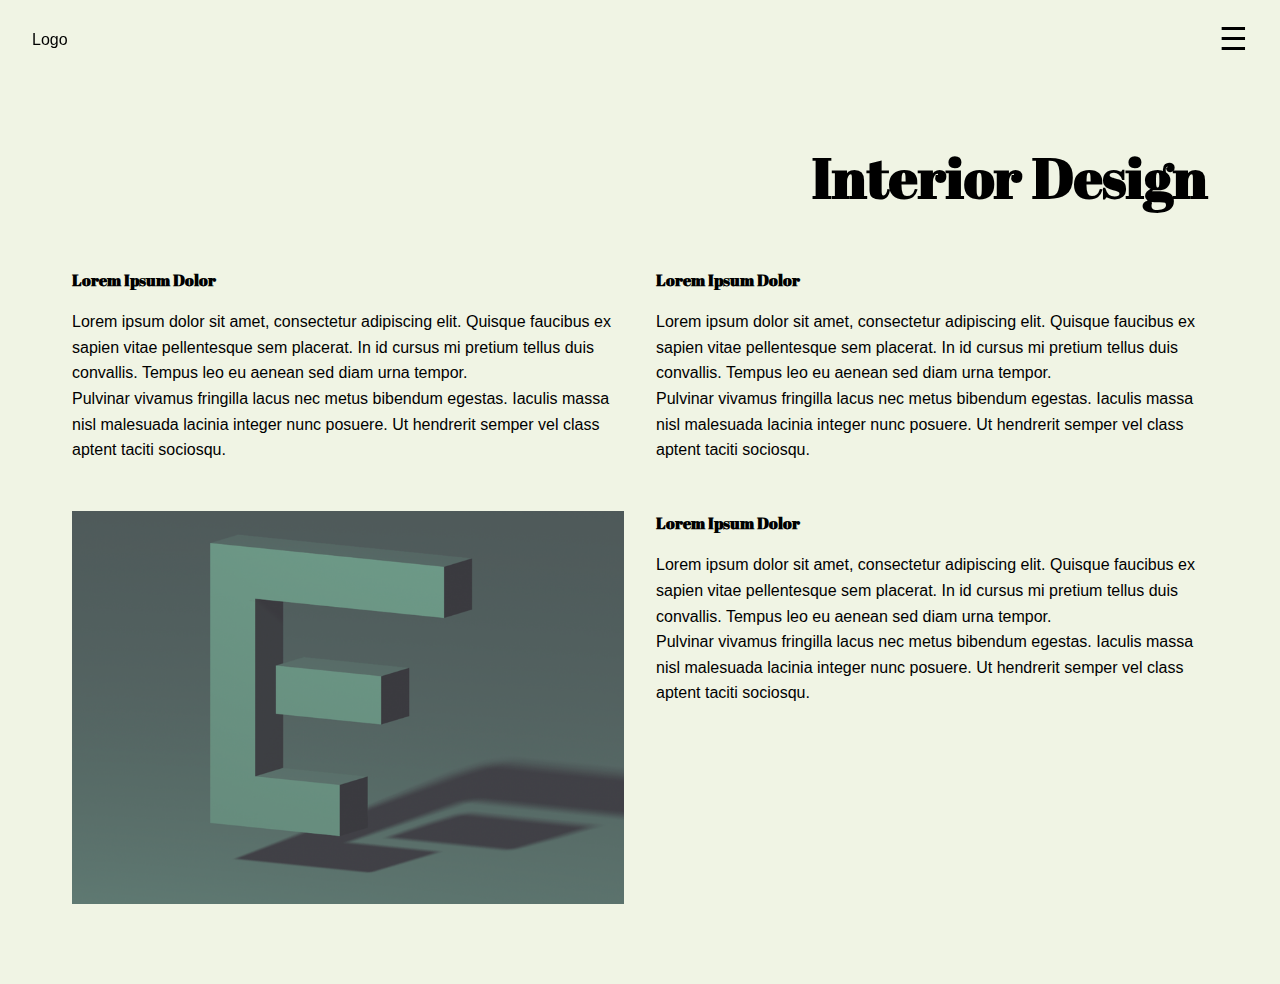
<file: interiorDesign.html>
<!DOCTYPE html>
<html lang="en">
<head>
    <meta charset="UTF-8">
    <meta name="viewport" content="width=device-width, initial-scale=1.0">
    <link rel="stylesheet" href="styles.css">
    <link href="https://fonts.googleapis.com/css2?family=Abril+Fatface&display=swap" rel="stylesheet">

    <title>Interior Design</title>
    <style>
    nav a {
      color: #000000;
      text-decoration: none;
      font-weight: 500;
    }
    header {
        padding-top: 100px;
        padding-bottom: 30px;
        text-align: right;
        background-color: #f0f4e4;
    }
    </style>
</head>
<body>

<nav>
  <div class="logo">Logo</div>

  <div class="burger" id="burger">☰</div>

  <ul id="nav-links">
    <li><a href="index.html">Home</a></li>
    <li><a href="interiorDesign.html">Interior design</a></li>
    <li><a href="productTechnology.html">Product technology</a></li>
    <li><a href="photography.html">Photography</a></li>
    <li><a href="contact.html">Contact</a></li>
  </ul>
</nav>

    <main>
        <header>
            <h1>Interior Design</h1>
        </header>
        <div class="row">
            <div class="column">
                <h2>Lorem Ipsum Dolor</h2>
                <p>
                    Lorem ipsum dolor sit amet, consectetur adipiscing elit. Quisque faucibus ex sapien vitae 
                    pellentesque sem placerat. In id cursus mi pretium tellus duis convallis. 
                    Tempus leo eu aenean sed diam urna tempor.
                </p>
                <p>
                    Pulvinar vivamus fringilla lacus nec metus bibendum egestas. Iaculis massa nisl malesuada 
                    lacinia integer nunc posuere. Ut hendrerit semper vel class aptent taciti sociosqu.
                </p>
            </div>
                <div class="column">
                <h2>Lorem Ipsum Dolor</h2>
                <p>
                    Lorem ipsum dolor sit amet, consectetur adipiscing elit. Quisque faucibus ex sapien vitae 
                    pellentesque sem placerat. In id cursus mi pretium tellus duis convallis. 
                    Tempus leo eu aenean sed diam urna tempor.
                </p>
                <p>
                    Pulvinar vivamus fringilla lacus nec metus bibendum egestas. Iaculis massa nisl malesuada 
                    lacinia integer nunc posuere. Ut hendrerit semper vel class aptent taciti sociosqu.
                </p>
            </div>
        </div>
            <div class="row">

            <div class="column">
                <img src="images/interiorDesignLogo.webp" alt="3D Model">
            </div>        
            <div class="column">
                <h2>Lorem Ipsum Dolor</h2>
                <p>
                    Lorem ipsum dolor sit amet, consectetur adipiscing elit. Quisque faucibus ex sapien vitae 
                    pellentesque sem placerat. In id cursus mi pretium tellus duis convallis. 
                    Tempus leo eu aenean sed diam urna tempor.
                </p>
                <p>
                    Pulvinar vivamus fringilla lacus nec metus bibendum egestas. Iaculis massa nisl malesuada 
                    lacinia integer nunc posuere. Ut hendrerit semper vel class aptent taciti sociosqu.
                </p>
            </div>
            
        </div>

    </main>
  <script src="js.js"></script>
</body>
</html>
</file>
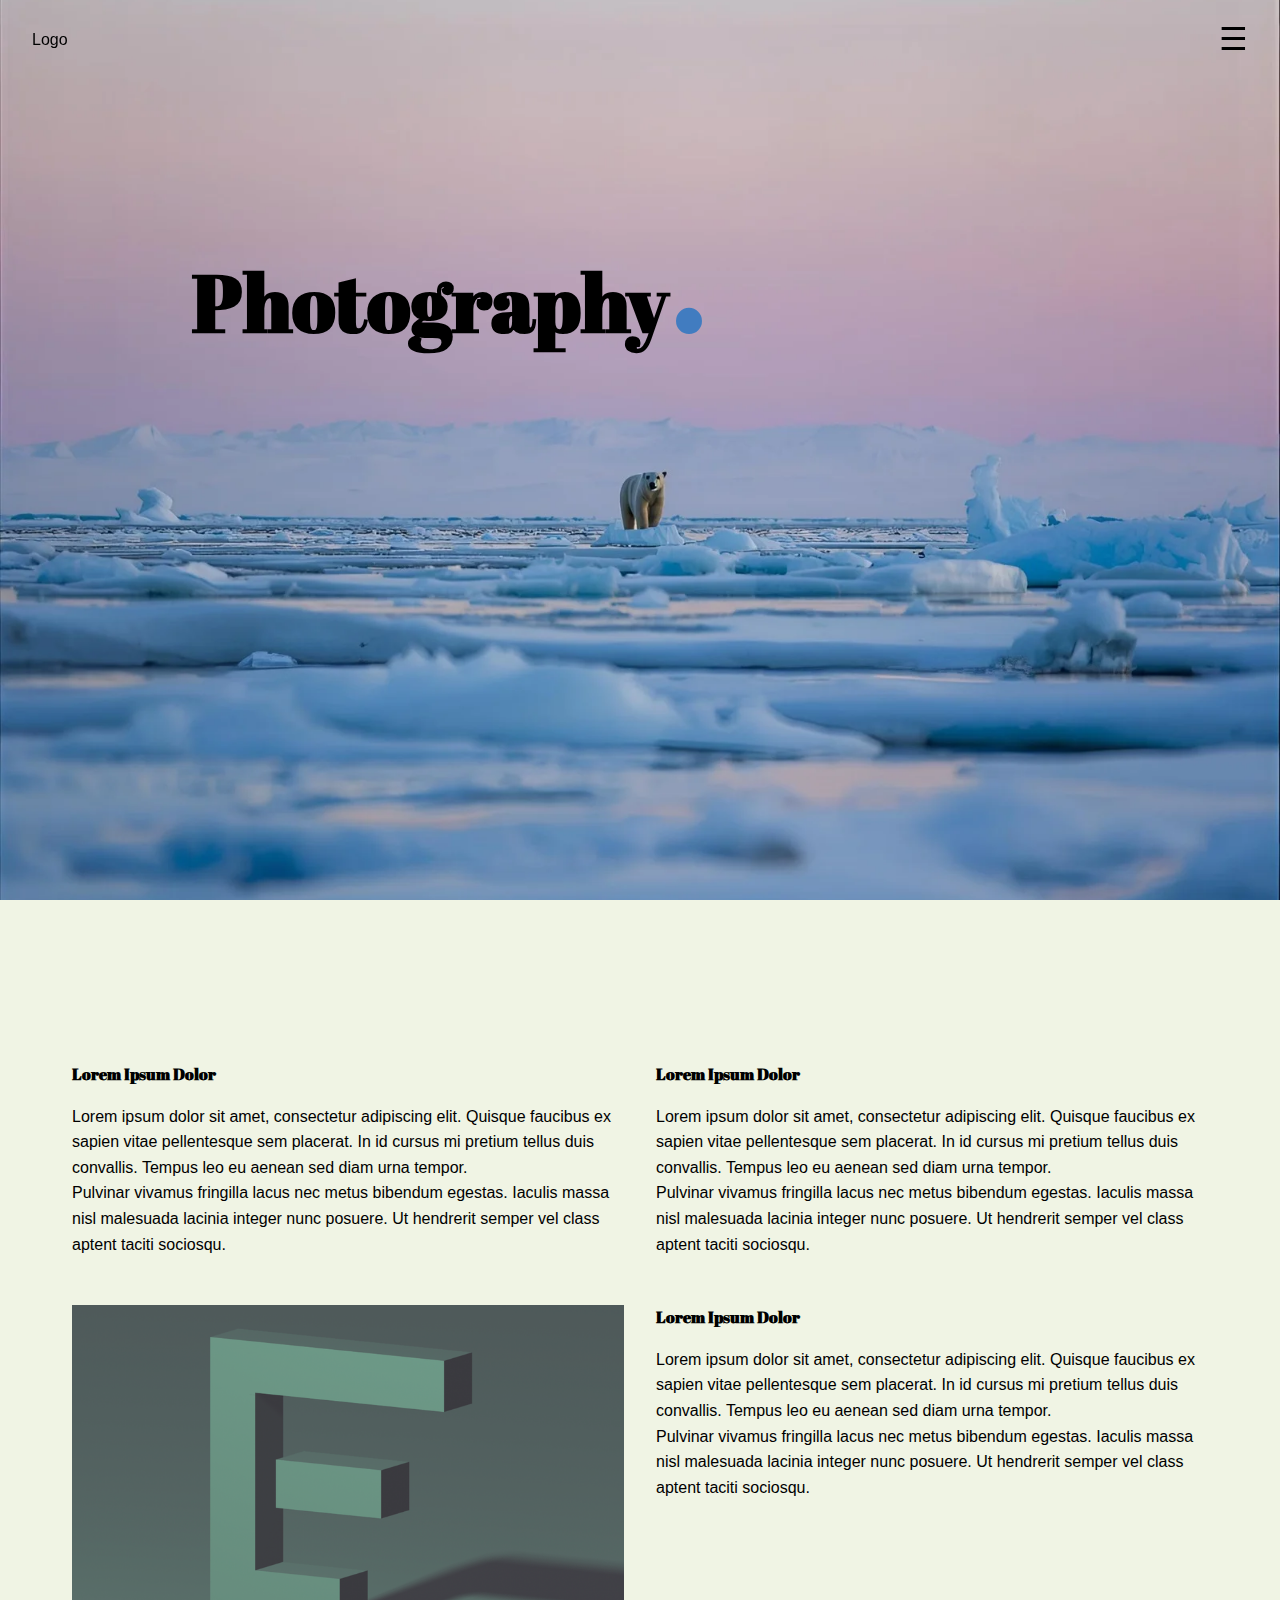
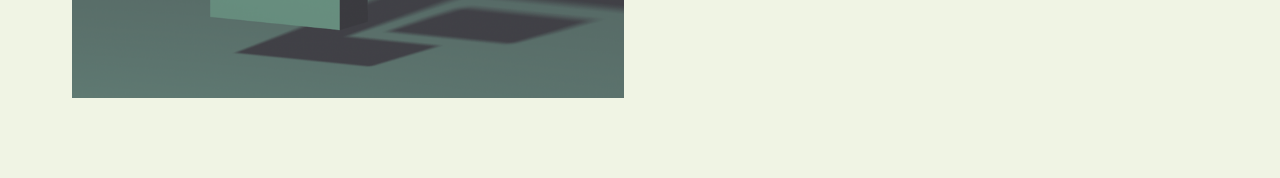
<file: photography.html>
<!DOCTYPE html>
<html lang="en">
<head>
    <meta charset="UTF-8">
    <meta name="viewport" content="width=device-width, initial-scale=1.0">
    <link rel="stylesheet" href="styles.css">
    <link href="https://fonts.googleapis.com/css2?family=Abril+Fatface&display=swap" rel="stylesheet">

    <title>Photography</title>
    <style>
    nav a {
      color: #000000;
      text-decoration: none;
      font-weight: 500;
    }
    header {
        padding-top: 100px;
        padding-bottom: 30px;
        text-align: left;
        background-color: #f0f4e4;
    }
    </style>
</head>
<body>

<nav>
  <div class="logo">Logo</div>

  <div class="burger" id="burger">☰</div>

  <ul id="nav-links">
    <li><a href="index.html">Home</a></li>
    <li><a href="interiorDesign.html">Interior design</a></li>
    <li><a href="productTechnology.html">Product technology</a></li>
    <li><a href="photography.html">Photography</a></li>
    <li><a href="contact.html">Contact</a></li>
  </ul>
</nav>
<Section class="photography-hero">
    <h1>Photography<strong class="dot">.</strong></h1>
</Section>
    <main>
        <header>

        </header>
        <div class="row">
            <div class="column">
                <h2>Lorem Ipsum Dolor</h2>
                <p>
                    Lorem ipsum dolor sit amet, consectetur adipiscing elit. Quisque faucibus ex sapien vitae 
                    pellentesque sem placerat. In id cursus mi pretium tellus duis convallis. 
                    Tempus leo eu aenean sed diam urna tempor.
                </p>
                <p>
                    Pulvinar vivamus fringilla lacus nec metus bibendum egestas. Iaculis massa nisl malesuada 
                    lacinia integer nunc posuere. Ut hendrerit semper vel class aptent taciti sociosqu.
                </p>
            </div>
                <div class="column">
                <h2>Lorem Ipsum Dolor</h2>
                <p>
                    Lorem ipsum dolor sit amet, consectetur adipiscing elit. Quisque faucibus ex sapien vitae 
                    pellentesque sem placerat. In id cursus mi pretium tellus duis convallis. 
                    Tempus leo eu aenean sed diam urna tempor.
                </p>
                <p>
                    Pulvinar vivamus fringilla lacus nec metus bibendum egestas. Iaculis massa nisl malesuada 
                    lacinia integer nunc posuere. Ut hendrerit semper vel class aptent taciti sociosqu.
                </p>
            </div>
        </div>
            <div class="row">

            <div class="column">
                <img src="images/interiorDesignLogo.webp" alt="3D Model">
            </div>        
            <div class="column">
                <h2>Lorem Ipsum Dolor</h2>
                <p>
                    Lorem ipsum dolor sit amet, consectetur adipiscing elit. Quisque faucibus ex sapien vitae 
                    pellentesque sem placerat. In id cursus mi pretium tellus duis convallis. 
                    Tempus leo eu aenean sed diam urna tempor.
                </p>
                <p>
                    Pulvinar vivamus fringilla lacus nec metus bibendum egestas. Iaculis massa nisl malesuada 
                    lacinia integer nunc posuere. Ut hendrerit semper vel class aptent taciti sociosqu.
                </p>
            </div>
            
        </div>

    </main>
  <script src="js.js"></script>
</body>
</html>
</file>
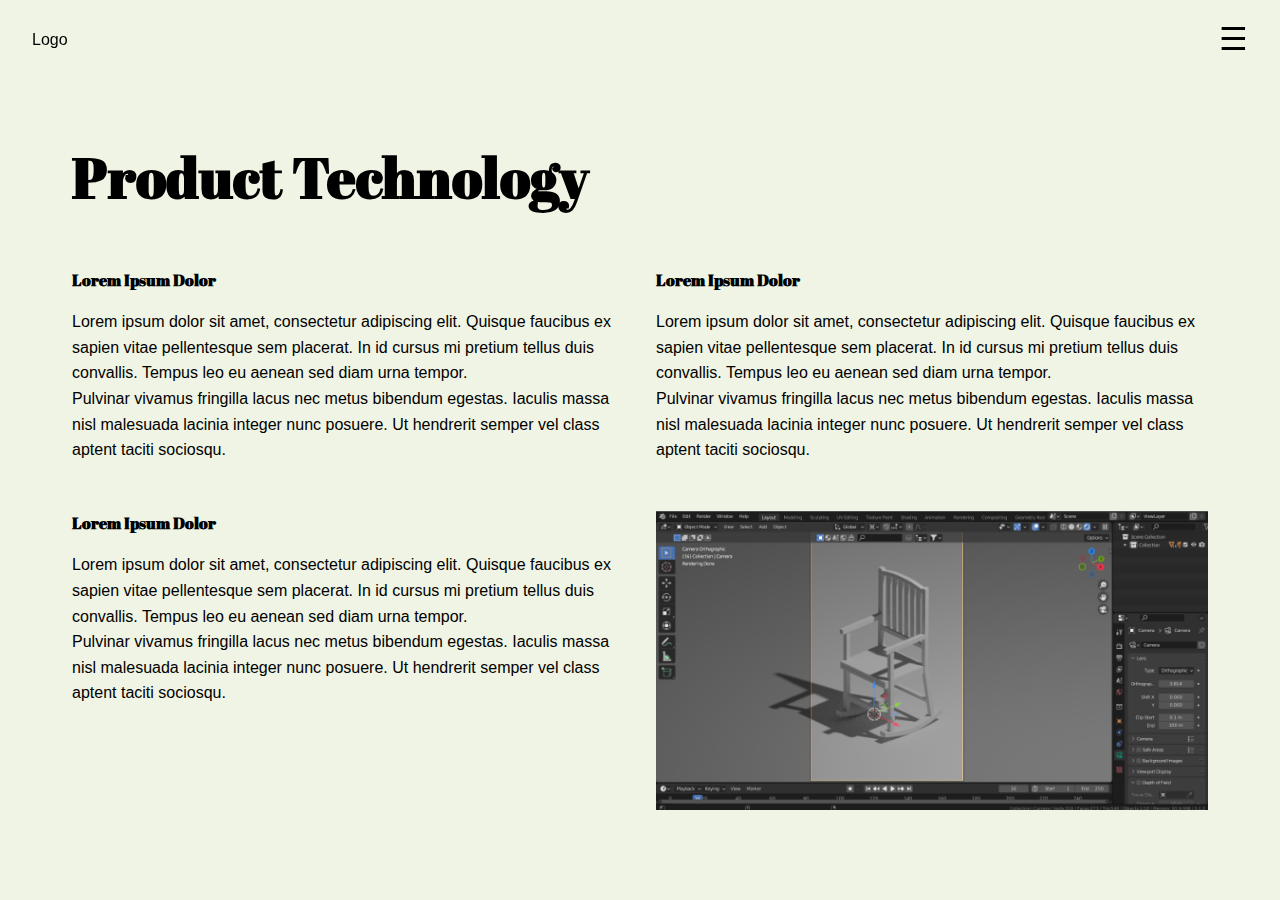
<file: productTechnology.html>
<!DOCTYPE html>
<html lang="en">
<head>
    <meta charset="UTF-8">
    <meta name="viewport" content="width=device-width, initial-scale=1.0">
    <link rel="stylesheet" href="styles.css">
    <link href="https://fonts.googleapis.com/css2?family=Abril+Fatface&display=swap" rel="stylesheet">

    <title>Product Technology</title>
    <style>
    nav a {
      color: #000000;
      text-decoration: none;
      font-weight: 500;
    }
    </style>
</head>
<body>

<nav>
  <div class="logo">Logo</div>

  <div class="burger" id="burger">☰</div>

  <ul id="nav-links">
    <li><a href="index.html">Home</a></li>
    <li><a href="interiorDesign.html">Interior design</a></li>
    <li><a href="productTechnology.html">Product technology</a></li>
    <li><a href="photography.html">Photography</a></li>
    <li><a href="contact.html">Contact</a></li>
  </ul>
</nav>

    <main>
        <header>
            <h1>Product Technology</h1>
        </header>
        <div class="row">
            <div class="column">
                <h2>Lorem Ipsum Dolor</h2>
                <p>
                    Lorem ipsum dolor sit amet, consectetur adipiscing elit. Quisque faucibus ex sapien vitae 
                    pellentesque sem placerat. In id cursus mi pretium tellus duis convallis. 
                    Tempus leo eu aenean sed diam urna tempor.
                </p>
                <p>
                    Pulvinar vivamus fringilla lacus nec metus bibendum egestas. Iaculis massa nisl malesuada 
                    lacinia integer nunc posuere. Ut hendrerit semper vel class aptent taciti sociosqu.
                </p>
            </div>
                <div class="column">
                <h2>Lorem Ipsum Dolor</h2>
                <p>
                    Lorem ipsum dolor sit amet, consectetur adipiscing elit. Quisque faucibus ex sapien vitae 
                    pellentesque sem placerat. In id cursus mi pretium tellus duis convallis. 
                    Tempus leo eu aenean sed diam urna tempor.
                </p>
                <p>
                    Pulvinar vivamus fringilla lacus nec metus bibendum egestas. Iaculis massa nisl malesuada 
                    lacinia integer nunc posuere. Ut hendrerit semper vel class aptent taciti sociosqu.
                </p>
            </div>
        </div>
                <div class="row">
            <div class="column">
                <h2>Lorem Ipsum Dolor</h2>
                <p>
                    Lorem ipsum dolor sit amet, consectetur adipiscing elit. Quisque faucibus ex sapien vitae 
                    pellentesque sem placerat. In id cursus mi pretium tellus duis convallis. 
                    Tempus leo eu aenean sed diam urna tempor.
                </p>
                <p>
                    Pulvinar vivamus fringilla lacus nec metus bibendum egestas. Iaculis massa nisl malesuada 
                    lacinia integer nunc posuere. Ut hendrerit semper vel class aptent taciti sociosqu.
                </p>
            </div>
            
            <div class="column">
                <img src="images/imageChairBlender.webp" alt="3D Model">
            </div>
        </div>

    </main>
  <script src="js.js"></script>
</body>
</html>
</file>
<file: styles.css>
@import url('https://fonts.googleapis.com/css2?family=Abril+Fatface&display=swap');
    header h1 {
    font-family: var(--font-display);

    }


    :root{
      --font-display: 'Abril Fatface', serif;
    }
    * {
      margin: 0;
      padding: 0;
      box-sizing: border-box;
      font-family: Arial, sans-serif;
      color: black;
      
    }
    h1 {
    font-family: var(--font-display);

    }
    h2 {
    font-family: var(--font-display);

    }
    body {
      line-height: 1.6;
      background-color: #f0f4e4;
      
    }
    /* Nav container */
    nav {
    position: fixed;        /* removes it from document flow */
    top: 0;
    left: 0;
    width: 100%;
    height: 80px;           /* visual height only */
    display: flex;
    justify-content: space-between;
    align-items: center;
    padding: 1rem 2rem;
    background: transparent;
    z-index: 1000;
    pointer-events: auto;
    }
    /* Logo + burger stay on top */
    .logo,
    .burger {
    position: relative;
    z-index: 1002;
    }

    /* Burger */
    .burger {
    font-size: 2rem;
    cursor: pointer;
    color: black;
    }

    /* Overlay menu */
    nav ul {
    position: fixed;
    top: 0;
    left: 0;
    width: 100vw;
    height: 100vh;
    background-color: #f0f4e4;
    display: none;
    flex-direction: column;
    justify-content: center;
    align-items: flex-end; /* push links to the right */
    padding-right: 3rem;
    gap: 2rem;
    z-index: 1001; /* behind logo & burger */
    }

    /* Active state */
    nav ul.active {
    display: flex;
    }

    /* Menu items */
    nav ul li {
    padding: 0;
    text-decoration: none;
    }
    nav ul {
      list-style: none;
    }


    /* Links */
    nav a {
    font-size: 1.8rem;
    color: rgb(56, 56, 56);
    text-decoration: none;
    font-weight: 500;
    }


    .hero {
        margin-top: 0;
        display: flex;
        min-height: 10vh;
        max-height: 20vh;
        padding: 0;
    }

    .hero-text {
        flex: 1;
        padding: 4rem 2rem;
    }

    .hero-image {
        flex: 1;
        height: 100%;
    }



 /* SECTION LAYOUT */
.section {
  padding: 1rem 2rem;
  display: flex;
  justify-content: flex-start;
}
.section.right {
  padding: 1rem 2rem;
  display: flex;
  justify-content: flex-end;
}

.content-box {
  position: relative;
  max-width: 1200px;
  width: 100%;
}

.background-box {
  position: absolute;
  top: 50%;
  left: 50%;
  transform: translate(-50%, -50%);
  width: 50%;
  height: 50%;
  background: #72898a;
  z-index: 0;
}

.content {
  position: relative;
  z-index: 1;
  color: #fff;
}

.content h2 {
  margin-bottom: 2rem;
  font-size: 2rem;
}
.contentRightH2 {
  margin-bottom: 2rem;
  font-size: 2rem;
  text-align: right;
}

/* IMAGE GRID */
.image-grid {
  display: flex;
  flex-wrap: wrap;
  gap: 1.5rem;
  justify-content: space-between;
}

/* CARD (LINK) */
.card {
  width: 30%;
  text-decoration: none;
  color: inherit;
  background: transparent;
  text-align: center;
  display: block;
}

.card img {
  width: 100%;
  height: 300px;
  display: block;
  object-fit: cover;
  object-position: center;
  margin-bottom: 0.5rem;
}

/* BUTTON */
.button-container {
  text-align: left;
  margin-top: 2rem;
}
.button-container-right {
  text-align: right;
  margin-top: 2rem;
}

button {
  padding: 0.75rem 2rem;
  border: none;
  background: #3a6562;
  border-radius: 20px;
  color: #ffffff;
  cursor: pointer;
  font-weight: bold;
}

/* RESPONSIVE */
@media (max-width: 768px) {
  .image-grid {
    justify-content: space-between;
  }

  .card {
    width: calc(50% - 0.75rem);
  }

  .card img {
    height: 220px;
  }
}
    /* Header */
header {
  font-family: var(--font-display);
  padding-top: 100px;
  padding-bottom: 30px;
  text-align: left;
  background-color: #f0f4e4;
}

header h1 {
  font-size: 3.5rem;
  margin-bottom: 1rem;
}

/* Main content */
main {
  max-width: 1200px;
  margin: 0 auto;
  padding: 2rem;
}

/* Row for two columns */
.row {
  display: flex;
  gap: 2rem;
  margin-bottom: 3rem;
  flex-wrap: wrap; /* Allows stacking on small screens */
}

/* Columns */
.column {
  flex: 1;
  min-width: 300px; /* Prevents columns from getting too narrow */
}

/* Images in column */
.column img {
  width: 100%;
  height: auto;
  display: block;
}

/* Section headings */
.column h2 {
  margin-bottom: 1rem;
  font-size: 1rem;
}

/* Responsive stacking (optional for smaller devices) */
@media (max-width: 768px) {
  .row {
    flex-direction: column;
  }
}
.home-hero {
/* Only bottom-left corner */
  height: 80vh;              
  display: flex;              
  background-image: url(/images/WhaleImage.jpg);
  background-repeat: no-repeat;
  background-position: center;
  background-size: cover;
}
.home-hero h1 {
   margin-top: 150px;
   margin-left: 15%;
   font-size: 5rem;
}
.dot {
  font-family:'Times New Roman', Times, serif;
  color: #417cc0;
  font-size: 200%;
}

.photography-hero {
  height: 100vh;              /* Full viewport height */
  display: flex;              
  background-image: url(/images/bear.jpg);
  background-repeat: no-repeat;   /* Prevent the image from repeating */
  background-position: center;    /* Center the image */
  background-size: cover;         /* Make the image cover the entire section */
}
.photography-hero h1 {
   margin-top: 150px;
   margin-left: 15%;
   font-size: 5rem;
}
.dot {
  font-family:'Times New Roman', Times, serif;
  color: #417cc0;
  font-size: 200%;
}
@media (max-width: 768px) {

  .photography-hero h1 {
   margin-top: 150px;
   margin-left: 2%;
   font-size: 3rem;
  }
  .home-hero h1 {
   margin-top: 150px;
   margin-left: 15%;
   font-size: 2.5rem;
}
}
</file>
